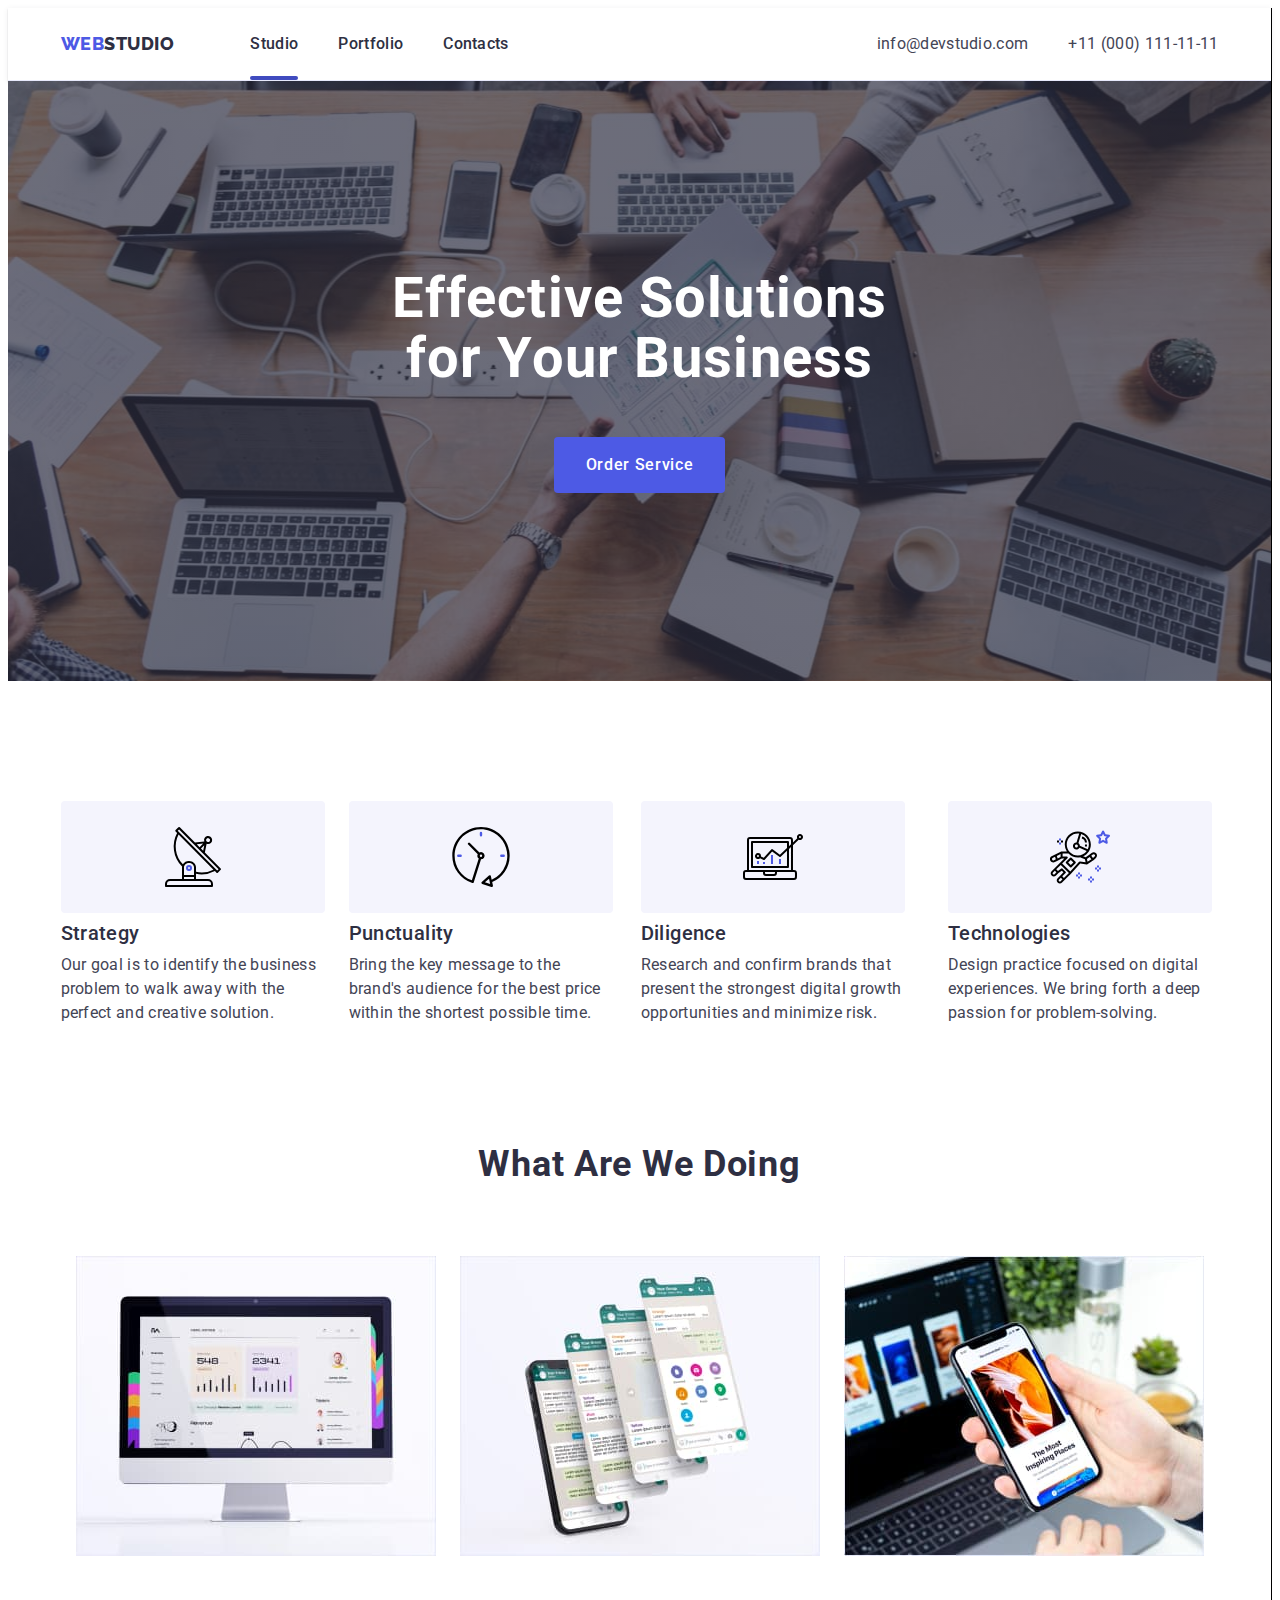
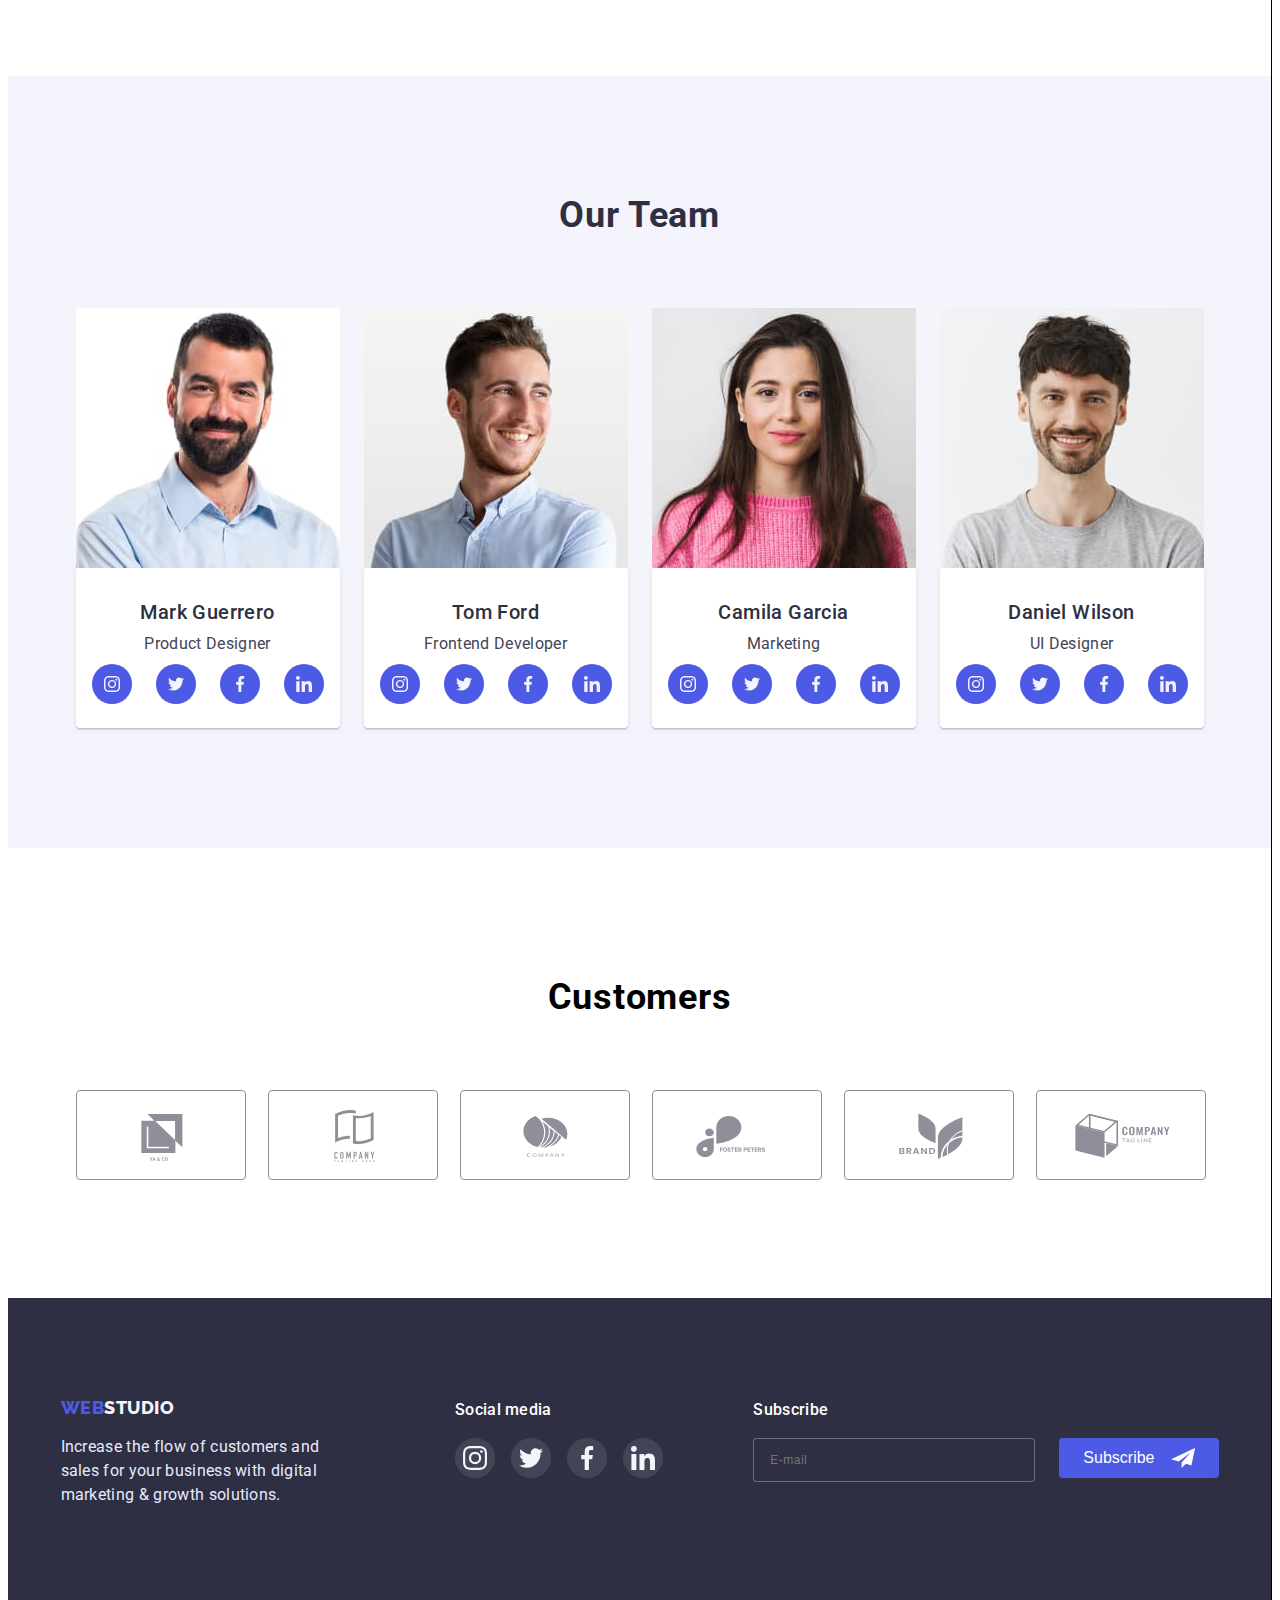
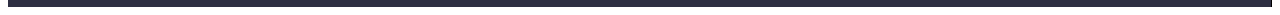
<file: index.html>
<!DOCTYPE html>
<html lang="en">

<head>
  <meta charset="UTF-8" />
  <meta http-equiv="X-UA-Compatible" content="IE=edge" />
  <meta name="viewport" content="width=device-width, initial-scale=1.0" />
  <title>WEBSTUDIO</title>
  <link rel="preconnect" href="https://fonts.googleapis.com">
  <link rel="preconnect" href="https://fonts.gstatic.com" crossorigin>
  <link
    href="https://fonts.googleapis.com/css2?family=Montserrat:wght@400;500;600;700&family=Raleway:wght@400;500;600;700;800&family=Roboto:wght@300;400;500;700&display=swap"
    rel="stylesheet">
  <link rel="stylesheet" href="https://cdnjs.cloudflare.com/ajax/libs/modern-normalize/1.1.0/modern-normalize.min.css"
    integrity="sha512-wpPYUAdjBVSE4KJnH1VR1HeZfpl1ub8YT/NKx4PuQ5NmX2tKuGu6U/JRp5y+Y8XG2tV+wKQpNHVUX03MfMFn9Q=="
    crossorigin="anonymous" referrerpolicy="no-referrer" />
  <link rel="stylesheet" href="./css/styles.css">
</head>

<body>
  <header class="hedder">
    <div class="hedder-container container">
      <nav class="navigation">
        <a class="logo" href="./index.html" target="_blank"><span class="logo-part">Web</span>Studio</a>
        <ul class="list list-container">
          <li class="logo-items curent"><a class="logo-link" href="./index.html">Studio</a></li>
          <li class="logo-items"><a class="logo-link" href="portfolio.html">Portfolio</a></li>
          <li class="logo-items"><a class="logo-link" href="#">Contacts</a></li>
        </ul>
      </nav>
      <address class="address">
        <ul class="list address-container">
          <li class="address-items"><a class="address-link" href="mailto:info@devstudio.com">info@devstudio.com</a></li>
          <li class="address-items"><a class="address-link" href="tel:+110001111111">+11 (000) 111-11-11</a></li>
        </ul>
      </address>
    </div>
  </header>
  <main>
    <section class="hero">
      <div class="hero-container container">
        <h1 class="hero-title">Effective Solutions for Your Business</h1>
        <button type="button" data-modal-open class="hero-bnt hero-bnt-cont ">Order Service</button>
      </div>
    </section>
    <section class="feature">
      <div class="container">
        <h2 class="feature-title hide">Advantages</h2>
        <ul class="list feature-cont">
          <li class="feature-items">
            <div class="feature-box">
              <svg class="feature-icons feature-icons-cont" width="60" height="64">
                <use href="./images/icons.svg#icon-antenna"></use>
              </svg>
            </div>
            <h3 class="text-20-500 feature-item-cont">Strategy</h3>
            <p class="feature-text">
              Our goal is to identify the business problem to walk away with the
              perfect and creative solution.
            </p>
          </li>
          <li class="feature-items">
            <div class="feature-box">
              <svg class="feature-icons feature-icons-cont" width="60" height="64">
                <use href="./images/icons.svg#icon-clock"></use>
              </svg>
            </div>
            <h3 class="text-20-500 feature-item-cont">Punctuality</h3>
            <p class="feature-text">
              Bring the key message to the brand's audience for the best price
              within the shortest possible time.
            </p>
          </li>
          <li class="feature-items">
            <div class="feature-box">
              <svg class="feature-icons feature-icons-cont" width="60" height="64">
                <use href="./images/icons.svg#icon-diagram"></use>
              </svg>
            </div>
            <h3 class="text-20-500 feature-item-cont">Diligence</h3>
            <p class="feature-text">
              Research and confirm brands that present the strongest digital
              growth opportunities and minimize risk.
            </p>
          </li>
          <li class="feature-items">
            <div class="feature-box">
              <svg class="feature-icons feature-icons-cont" width="60" height="64">
                <use href="./images/icons.svg#icon-astronaut"></use>
              </svg>
            </div>
            <h3 class="text-20-500 feature-item-cont">Technologies</h3>
            <p class="feature-text">
              Design practice focused on digital experiences. We bring forth a
              deep passion for problem-solving.
            </p>
          </li>
        </ul>
      </div>
    </section>
    <section class="app">
      <div class="app-cont container">
        <h2 class="app-title">What are we doing</h2>
        <ul class="list app-cont-list">
          <li class="app-items"><img src="./images/pic1.jpg" alt="Treking" width="360" /></li>
          <li class="app-items"><img src="./images/pic2.jpg" alt="MobileAPP" width="360" /></li>
          <li class="app-items"><img src="./images/pic3.jpg" alt="Conection" width="360" /></li>
        </ul>
      </div>
    </section>
    <section class="team">
      <div class="team-cont container">
        <h2 class="team-title">Our Team</h2>
        <ul class="list list-cont">
          <li class="team-items pers-box">
            <img src="./images/photo1.jpg" alt="Mark Guerrero" width="264" />
            <div class="team-info-box">
              <h3 class="text-20-500">Mark Guerrero</h3>
              <p class="team-qualified">Product Designer</p>
              <ul class="list social-list">
                <li class="team-social-item">
                  <a href="./index.html" class="team-social-link">
                    <svg class="team-social-icon" width="16" height="16">
                      <use href="./images/icons.svg#icon-instagram"></use>
                    </svg>
                  </a>
                </li>
                <li class="team-social-item">
                  <a href="./index.html" class="team-social-link">
                    <svg class="team-social-icon" width="16" height="16">
                      <use href="./images/icons.svg#icon-twitter"></use>
                    </svg>
                  </a>
                </li>
                <li class="team-social-item">
                  <a href="./index.html" class="team-social-link">
                    <svg class="team-social-icon" width="16" height="16">
                      <use href="./images/icons.svg#icon-facebook"></use>
                    </svg>
                  </a>
                </li>
                <li class="team-social-item">
                  <a href="./index.html" class="team-social-link">
                    <svg class="team-social-icon" width="16" height="16">
                      <use href="./images/icons.svg#icon-linkedin"></use>
                    </svg>
                  </a>
                </li>
              </ul>
            </div>
          </li>
          <li class="team-items pers-box">
            <img src="./images/photo2.jpg" alt="Tom Ford" width="264" />
            <div class="team-info-box">
              <h3 class="text-20-500">Tom Ford</h3>
              <p class="team-qualified">Frontend Developer</p>
              <ul class="list social-list">
                <li class="team-social-item">
                  <a href="./index.html" class="team-social-link">
                    <svg class="team-social-icon" width="16" height="16">
                      <use href="./images/icons.svg#icon-instagram"></use>
                    </svg>
                  </a>
                </li>
                <li class="team-social-item">
                  <a href="./index.html" class="team-social-link">
                    <svg class="team-social-icon" width="16" height="16">
                      <use href="./images/icons.svg#icon-twitter"></use>
                    </svg>
                  </a>
                </li>
                <li class="team-social-item">
                  <a href="./index.html" class="team-social-link">
                    <svg class="team-social-icon" width="16" height="16">
                      <use href="./images/icons.svg#icon-facebook"></use>
                    </svg>
                  </a>
                </li>
                <li class="team-social-item">
                  <a href="./index.html" class="team-social-link">
                    <svg class="team-social-icon" width="16" height="16">
                      <use href="./images/icons.svg#icon-linkedin"></use>
                    </svg>
                  </a>
                </li>
              </ul>
            </div>
          </li>
          <li class="team-items pers-box">
            <img src="./images/photo3.jpg" alt="Camila Garcia" width="264" />
            <div class="team-info-box">
              <h3 class="text-20-500">Camila Garcia</h3>
              <p class="team-qualified">Marketing</p>
              <ul class="list social-list">
                <li class="team-social-item">
                  <a href="./index.html" class="team-social-link">
                    <svg class="team-social-icon" width="16" height="16">
                      <use href="./images/icons.svg#icon-instagram"></use>
                    </svg>
                  </a>
                </li>
                <li class="team-social-item">
                  <a href="./index.html" class="team-social-link">
                    <svg class="team-social-icon" width="16" height="16">
                      <use href="./images/icons.svg#icon-twitter"></use>
                    </svg>
                  </a>
                </li>
                <li class="team-social-item">
                  <a href="./index.html" class="team-social-link">
                    <svg class="team-social-icon" width="16" height="16">
                      <use href="./images/icons.svg#icon-facebook"></use>
                    </svg>
                  </a>
                </li>
                <li class="team-social-item">
                  <a href="./index.html" class="team-social-link">
                    <svg class="team-social-icon" width="16" height="16">
                      <use href="./images/icons.svg#icon-linkedin"></use>
                    </svg>
                  </a>
                </li>
              </ul>
            </div>
          </li>
          <li class="team-items pers-box">
            <img src="./images/photo4.jpg" alt="Daniel Wilson" width="264" />
            <div class="team-info-box">
              <h3 class="text-20-500">Daniel Wilson</h3>
              <p class="team-qualified">UI Designer</p>
              <ul class="list social-list">
                <li class="team-social-item">
                  <a href="./index.html" class="team-social-link">
                    <svg class="team-social-icon" width="16" height="16">
                      <use href="./images/icons.svg#icon-instagram"></use>
                    </svg>
                  </a>
                </li>
                <li class="team-social-item">
                  <a href="./index.html" class="team-social-link">
                    <svg class="team-social-icon" width="16" height="16">
                      <use href="./images/icons.svg#icon-twitter"></use>
                    </svg>
                  </a>
                </li>
                <li class="team-social-item">
                  <a href="./index.html" class="team-social-link">
                    <svg class="team-social-icon" width="16" height="16">
                      <use href="./images/icons.svg#icon-facebook"></use>
                    </svg>
                  </a>
                </li>
                <li class="team-social-item">
                  <a href="" class="team-social-link">
                    <svg class="team-social-icon" width="16" height="16">
                      <use href="./images/icons.svg#icon-linkedin"></use>
                    </svg>
                  </a>
                </li>
              </ul>
            </div>
          </li>
        </ul>
      </div>
    </section>
    <section class="customers">
      <div class="customers-cont container">
        <h2 class="customers-title">Customers</h2>
        <ul class="list customers-list">
          <li class="customers-box">
            <a href="./index.html" class="customers-link">
              <svg class="customers-icons" width="104" height="56">
                <use href="./images/icons.svg#icon-Logo-1"></use>
              </svg>
            </a>
          </li>
          <li class="customers-box">
            <a href="./index.html" class="customers-link">
              <svg class="customers-icons" width="104" height="56">
                <use href="./images/icons.svg#icon-Logo-2"></use>
              </svg>
            </a>
          </li>
          <li class="customers-box">
            <a href="./index.html" class="customers-link">
              <svg class="customers-icons" width="104" height="56">
                <use href="./images/icons.svg#icon-Logo-3"></use>
              </svg>
            </a>
          </li>
          <li class="customers-box">
            <a href="./index.html" class="customers-link">
              <svg class="customers-icons" width="104" height="56">
                <use href="./images/icons.svg#icon-Logo-4"></use>
              </svg>
            </a>
          </li>
          <li class="customers-box">
            <a href="./index.html" class="customers-link">
              <svg class="customers-icons" width="104" height="56">
                <use href="./images/icons.svg#icon-Logo-5"></use>
              </svg>
            </a>
          </li>
          <li class="customers-box">
            <a href="./index.html" class="customers-link">
              <svg class="customers-icons" width="104" height="56">
                <use href="./images/icons.svg#icon-Logo-6"></use>
              </svg>
            </a>
          </li>
        </ul>
      </div>

    </section>
  </main>

  <footer class="footer">
    <div class="footer-cont container">
      <div class="footer-info-logo">
        <a class="footer-logo" href="./index.html" target="_blank"><span class="footer-logo-part">Web</span>Studio</a>
        <p class="footer-text">
          Increase the flow of customers and sales for your business with digital
          marketing & growth solutions.
        </p>
      </div>
      <div class="footer-social-media">
        <h2 class="media-text">Social media</h2>
        <ul class="list footer-social-list">
          <li class="footer-social-item">
            <a href="./index.html" class="footer-social-link">
              <svg class="footer-social-icon" width="24" height="24">
                <use href="./images/icons.svg#icon-instagram"></use>
              </svg>
            </a>
          </li>
          <li class="footer-social-item">
            <a href="./index.html" class="footer-social-link">
              <svg class="footer-social-icon" width="24" height="24">
                <use href="./images/icons.svg#icon-twitter"></use>
              </svg>
            </a>
          </li>
          <li class="footer-social-item">
            <a href="./index.html" class="footer-social-link">
              <svg class="footer-social-icon" width="24" height="24">
                <use href="./images/icons.svg#icon-facebook"></use>
              </svg>
            </a>
          </li>
          <li class="footer-social-item">
            <a href="./index.html" class="footer-social-link">
              <svg class="footer-social-icon" width="24" height="24">
                <use href="./images/icons.svg#icon-linkedin"></use>
              </svg>
            </a>
          </li>
        </ul>
      </div>
      <div class="footer-sub">
        <p class="media-text sub-text">Subscribe</p>
        <div class="footer-sub-menu">
          <form class="footer-sub-menu">
            <input type="email" name="email" placeholder="E-mail" class="footer-input" required>
            <button type="submit" class="footer-btn">Subscribe
              <svg class="footer-btn-icon" width="24" height="20">
                <use href="./images/icons.svg#icon-icon-send-1">
                </use>
              </svg>
            </button>
          </form>
        </div>
      </div>
    </div>
  </footer>

  <div class="backdrop is-hidden" data-modal>
    <div class="modal">
      <button type="button" data-modal-close class="modal-close">
        <a href="#" class="modal-close-cross">
          <svg class="modal-icon-cross" width="8" height="8">
            <use href="./images/icons.svg#icon-cross-1">
            </use>
          </svg>
        </a>
      </button>
      <p class="modal-title">Leave your contacts and we will call you back</p>
      <div class="modal-forms">
        <form class="modal-list">
          <label class="modal-lable">Name</label>
          <div class="input-wrap">
            <input type="text" name="name" placeholder=" " class="modal-input" required minlength="3">
            <svg class="modal-icon" width="18" height="18">
              <use href="./images/icons.svg#icon-person"></use>
            </svg>
          </div>

          <label class="modal-list">Phone</label>
          <div class="input-wrap">
            <input type="tel" name="phone" placeholder=" " class="modal-input">
            <svg class="modal-icon" width="18" height="24">
              <use href="./images/icons.svg#icon-phone"></use>
            </svg>
          </div>

          <label class="modal-list">Email</label>
          <div class="input-wrap">
            <input type="email" name="email" placeholder=" " class="modal-input" required>
            <svg class="modal-icon" width="18" height="24">
              <use href="./images/icons.svg#icon-email"></use>
            </svg>
          </div>

          <label class="modal-list">Comment</label>
          <textarea name="Text input" placeholder="Text input" class="modal-coment"></textarea>
          <div class="modal-field">
            <input type="checkbox" id="policy" name="policy" value="tru" required class="modal-checkbox hide">
            <label for="policy" class="check-text">I accept the terms and conditions of the
              <a href="#" class="checkbox-priv-text">Privacy Policy</a>.</label>
          </div>
          <div class="modal-btn-cont">
            <button type="submit" class="modal-btn"><span class="text-btn">Send</span></button>
          </div>
        </form>
      </div>





    </div>
    <script src="./js/modal.js"></script>
  </div>
</body>

</html>
</file>
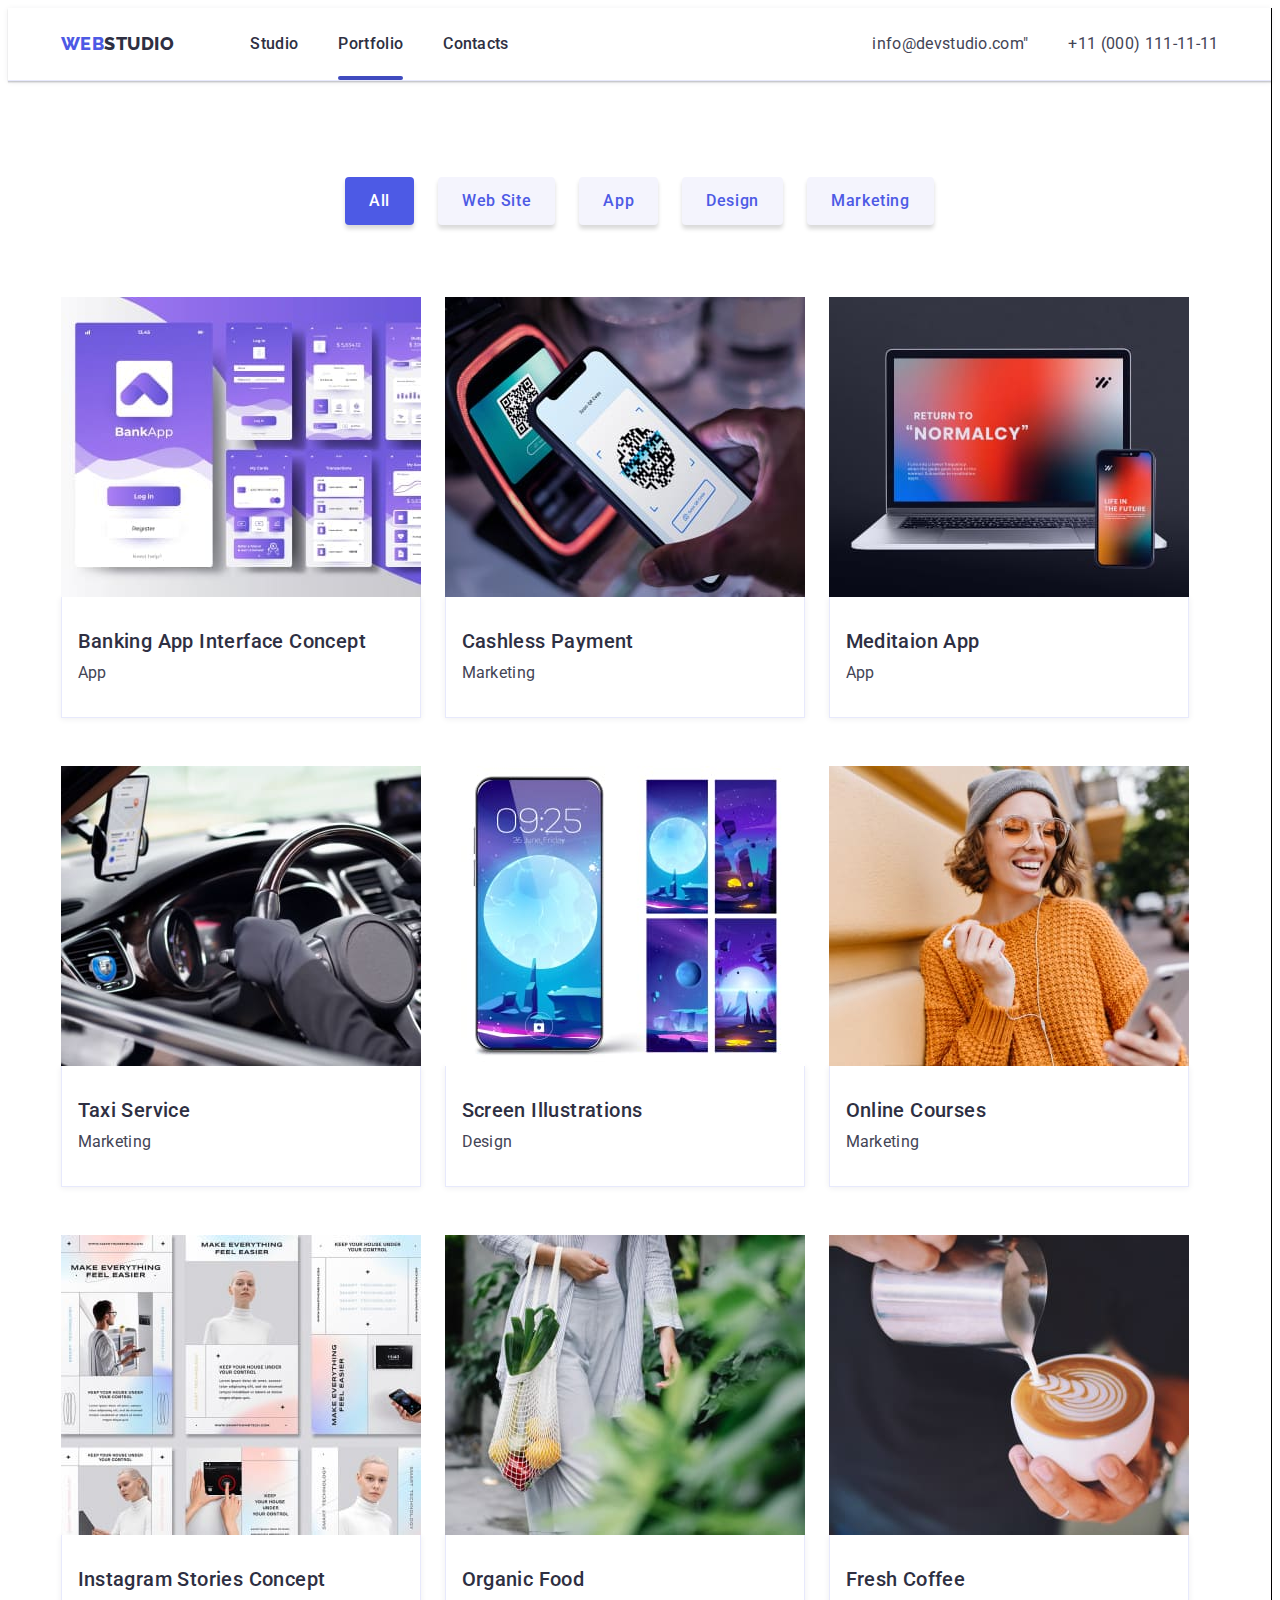
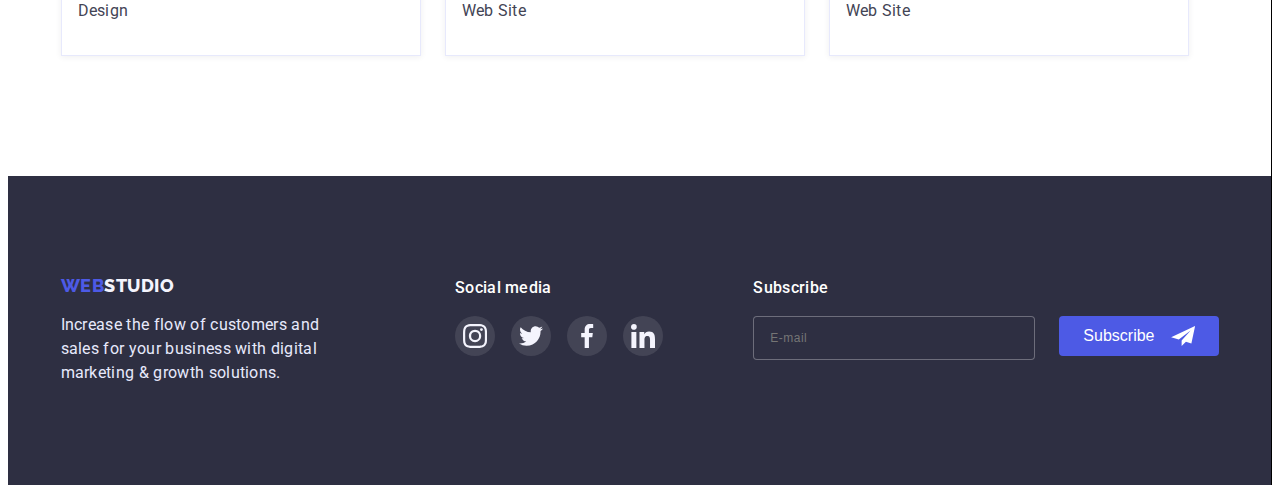
<file: portfolio.html>
<!DOCTYPE html>
<html lang="en">

<head>
    <meta charset="UTF-8" />
    <meta http-equiv="X-UA-Compatible" content="IE=edge" />
    <meta name="viewport" content="width=device-width, initial-scale=1.
0" />
    <title>WEBSTUDIO</title>
    <link rel="preconnect" href="https://fonts.googleapis.com">
    <link rel="preconnect" href="https://fonts.gstatic.com" crossorigin>
    <link
        href="https://fonts.googleapis.com/css2?family=Montserrat:wght@400;500;600;700&family=Raleway:wght@400;500;600;700;800&family=Roboto:wght@300;400;500;700&display=swap"
        rel="stylesheet">
    <link rel="stylesheet" href="https://cdnjs.cloudflare.com/ajax/libs/modern-normalize/1.1.0/modern-normalize.min.css"
        integrity="sha512-wpPYUAdjBVSE4KJnH1VR1HeZfpl1ub8YT/NKx4PuQ5NmX2tKuGu6U/JRp5y+Y8XG2tV+wKQpNHVUX03MfMFn9Q=="
        crossorigin="anonymous" referrerpolicy="no-referrer"/>
    <link rel="stylesheet" href="./css/styles.css">
</head>


<body>
    <header class="hedder">
        <div class="hedder-container container">
            <nav class="navigation">
                <a class="logo" href="./index.html" target="_blank"><span class="logo-part">Web</span>Studio</a>
                <ul class="list list-container">
                    <li class="logo-items"><a class="logo-link" href="./index.html">Studio</a></li>
                    <li class="logo-items curent"><a class="logo-link" href="portfolio.html">Portfolio</a></li>
                    <li class="logo-items"><a class="logo-link" href="#">Contacts</a></li>
                </ul>
            </nav>
            <address class="address">
                <ul class="list address-container">
                    <li class="address-items"><a class="address-link"
                            href="mailto:info@devstudio.com">info@devstudio.com"</a></li>
                    <li class="address-items"><a class="address-link" href="tel:+110001111111">+11 (000) 111-11-11</a>
                    </li>
                </ul>
            </address>
        </div>
    </header>
    <section class="portfolio">
        <div class="container">
            <h1 class="hide">Portfolio</h1>
            <ul class="list nav-buttons-cont">
                <li><button type="button" class="all buttons-cont">All</button></li>
                <li><button type="button" class="other-all buttons-cont">Web Site</button></li>
                <li><button type="button" class="other-all buttons-cont">App</button></li>
                <li><button type="button" class="other-all buttons-cont">Design</button></li>
                <li><button type="button" class="other-all buttons-cont">Marketing</button></li>
            </ul>
            <ul class="list hero-portfolio-cont">
                <li class="portfolio-list-items">
                    <div class="portfolio-top-wrap">
                        <img class="portfolio-img" src="./images/imgportf1.jpg" alt="BankAApp" width="360">
                        <p class="portfolio-top-text">Loremipsum dolor
                            sit, amet consectetadipisicing elit. Porro
                            susdolores aliquam explicabo quam aut
                            odio quaerat rerum voluptaassumenda fuga ipsum
                            voluptacommodi veniam incidunt ut?
                            Voluvoluptatibus atque.</p>
                    </div>
                    <div class="list-items-text-cont">
                        <h2 class="text-20-500">Banking App Interface Concept</h2>
                        <p class="text-port">App</p>

                    </div>
                </li>
                <li class="portfolio-list-items">
                    <div class="portfolio-top-wrap">
                        <img class="portfolio-img" src="./images/imgportf2.jpg" alt="QRCODE" width="360">
                        <p class="portfolio-top-text">Lorem, ipsum dolor sit amet consectetur adipisicing elit. Et nisi
                            eligendi, libero quos cum quas neque illo magnam? Harum temporibus sequi corporis facilis
                            tenetur quas magni officia commodi repellendus ullam.</p>
                    </div>
                    <div class="list-items-text-cont">
                        <h2 class="text-20-500">Cashless Payment</h2>
                        <p class="text-port">Marketing</p>
                    </div>
                </li>
                <li class="portfolio-list-items">
                    <div class="portfolio-top-wrap">
                        <img class="portfolio-img" src="./images/imgportf3.jpg" alt="MeditaionApp" width="360">
                        <p class="portfolio-top-text">Lorem, ipsum dolor sit amet consectetur adipisicing elit. Et nisi
                            eligendi, libero quos cum quas neque illo magnam? Harum temporibus sequi corporis facilis
                            tenetur quas magni officia commodi repellendus ullam.</p>
                    </div>
                    <div class="list-items-text-cont">
                        <h2 class="text-20-500">Meditaion App</h2>
                        <p class="text-port">App</p>
                    </div>
                </li>
                <li class="portfolio-list-items">
                    <div class="portfolio-top-wrap">
                        <img class="portfolio-img" src="./images/imgportf4.jpg" alt="TaxiService" width="360">
                        <p class="portfolio-top-text">Lorem, ipsum dolor sit amet consectetur adipisicing elit. Et nisi
                            eligendi, libero quos cum quas neque illo magnam? Harum temporibus sequi corporis facilis
                            tenetur quas magni officia commodi repellendus ullam.</p>
                    </div>
                    <div class="list-items-text-cont">
                        <h2 class="text-20-500">Taxi Service</h2>
                        <p class="text-port">Marketing</p>
                    </div>
                </li>
                <li class="portfolio-list-items">
                    <div class="portfolio-top-wrap">
                        <img class="portfolio-img" src="./images/imgportf5.jpg" alt="ScreenIllustrations" width="360">
                        <p class="portfolio-top-text">Lorem, ipsum dolor sit amet consectetur adipisicing elit. Et nisi
                            eligendi, libero quos cum quas neque illo magnam? Harum temporibus sequi corporis facilis
                            tenetur quas magni officia commodi repellendus ullam.</p>
                    </div>
                    <div class="list-items-text-cont">
                        <h2 class="text-20-500">Screen Illustrations</h2>
                        <p class="text-port">Design</p>
                    </div>
                </li>
                <li class="portfolio-list-items">
                    <div class="portfolio-top-wrap">
                        <img class="portfolio-img" src="./images/imgportf6.jpg" alt="OnlineCourses" width="360">
                        <p class="portfolio-top-text">Lorem, ipsum dolor sit amet consectetur adipisicing elit. Et nisi
                            eligendi, libero quos cum quas neque illo magnam? Harum temporibus sequi corporis facilis
                            tenetur quas magni officia commodi repellendus ullam.</p>
                    </div>
                    <div class="list-items-text-cont">
                        <h2 class="text-20-500">Online Courses</h2>
                        <p class="text-port">Marketing</p>
                    </div>
                </li>
                <li class="portfolio-list-items">
                    <div class="portfolio-top-wrap">
                        <img class="portfolio-img" src="./images/imgportf7.jpg" alt="StoriesConcept" width="360">
                        <p class="portfolio-top-text">Lorem, ipsum dolor sit amet consectetur adipisicing elit. Et nisi
                            eligendi, libero quos cum quas neque illo magnam? Harum temporibus sequi corporis facilis
                            tenetur quas magni officia commodi repellendus ullam.</p>
                    </div>
                    <div class="list-items-text-cont">
                        <h2 class="text-20-500">Instagram Stories Concept</h2>
                        <p class="text-port">Design</p>
                    </div>
                </li>
                <li class="portfolio-list-items">
                    <div class="portfolio-top-wrap">
                        <img class="portfolio-img" src="./images/imgportf8.jpg" alt="OrganicFood" width="360">
                        <p class="portfolio-top-text">Lorem, ipsum dolor sit amet consectetur adipisicing elit. Et nisi
                            eligendi, libero quos cum quas neque illo magnam? Harum temporibus sequi corporis facilis
                            tenetur quas magni officia commodi repellendus ullam.</p>
                    </div>
                    <div class="list-items-text-cont">
                        <h2 class="text-20-500">Organic Food</h2>
                        <p class="text-port">Web Site</p>
                    </div>
                </li>
                <li class="portfolio-list-items">
                    <div class="portfolio-top-wrap">
                        <img class="portfolio-img" src="./images/imgportf9.jpg" alt="FreshCoffee" width="360">
                        <p class="portfolio-top-text">Lorem, ipsum dolor sit amet consectetur adipisicing elit. Et nisi
                            eligendi, libero quos cum quas neque ill magnam Harum temporibus sequi corporis facilis
                            tenetur quas magni officia commodi rep ellendus ullam.</p>
                    </div>
                    <div class="list-items-text-cont">
                        <h2 class="text-20-500">Fresh Coffee</h2>
                        <p class="text-port">Web Site</p>
                    </div>
                </li>
            </ul>
        </div>
    </section>

    <footer class="footer">
        <div class="footer-cont container">
            <div class="footer-info-logo">
                <a class="footer-logo" href="./index.html" target="_blank"><span
                        class="footer-logo-part">Web</span>Studio</a>
                <p class="footer-text">
                    Increase the flow of customers and sales for your business with
                    digital
                    marketing & growth solutions.
                </p>
            </div>
            <div class="footer-social-media">
                <h2 class="media-text">Social media</h2>
                <ul class="list footer-social-list">
                    <li class="footer-social-item">
                        <a href="./index.html" class="footer-social-link">
                            <svg class="footer-social-icon" width="24" height="24">
                                <use href="./images/icons.svg#icon-instagram"></use>
                            </svg>
                        </a>
                    </li>
                    <li class="footer-social-item">
                        <a href="./index.html" class="footer-social-link">
                            <svg class="footer-social-icon" width="24" height="24">
                                <use href="./images/icons.svg#icon-twitter"></use>
                            </svg>
                        </a>
                    </li>
                    <li class="footer-social-item">
                        <a href="./index.html" class="footer-social-link">
                            <svg class="footer-social-icon" width="24" height="24">
                                <use href="./images/icons.svg#icon-facebook"></use>
                            </svg>
                        </a>
                    </li>
                    <li class="footer-social-item">
                        <a href="./index.html" class="footer-social-link">
                            <svg class="footer-social-icon" width="24" height="24">
                                <use href="./images/icons.svg#icon-linkedin"></use>
                            </svg>
                        </a>
                    </li>
                </ul>
            </div>
            <div class="footer-sub">
                <p class="media-text sub-text">Subscribe</p>
                <div class="footer-sub-menu">
                    <form class="footer-sub-menu">
                        <input type="email" name="email" placeholder="E-mail" class="footer-input" required>
                        <button type="submit" class="footer-btn">Subscribe
                            <svg class="footer-btn-icon" width="24" height="20">
                                <use href="./images/icons.svg#icon-icon-send-1">
                                </use>
                            </svg>
                        </button>
                    </form>
                </div>
            </div>
        </div>
    </footer>


</body>

</html>
</file>
<file: css/styles.css>
body {
  font-family: "roboto", sans-serif;
  border-style: solid;
  border-width: 0px 1px 0px 0px;
}

h1,
h2,
h3,
h4,
h5,
h6,
p {
  margin: 0;
}

ul {
  margin: 0;
  padding-left: 0;
}

button {
  cursor: pointer;
}

.container {
  margin: 0 auto;
  padding: 0 15px;
  width: 1158px;
}

.hedder-container {
  display: flex;
}

img {
  display: block;
}

/* Clones */

/* - Точки в списках */
.list {
  list-style-type: none;
}

/* Одинаковый текст font-size-20 font-weight-500 черный */
.text-20-500 {
  font-weight: 500;
  font-size: 20px;
  line-height: 1.2;
  letter-spacing: 0.02em;
  color: var(--main-text-color);
}

.hide {
  position: absolute;
  width: 1px;
  height: 1px;
  margin: -1px;
  border: 0;
  padding: 0;
  white-space: nowrap;
  clip-path: inset(100%);
  clip: rect(0 0 0 0);
  overflow: hidden;
}

:root {
  --font-family-logo: "Raleway", sans-serif;
  --main-logo-weight: 800;
  --main-text-color: #2e2f42;
}

/* Hedder */
.hedder {
  border-style: solid;
  border-width: 0px 0px 1px 0px;
  box-shadow: 0px 2px 1px rgba(46, 47, 66, 0.08),
    0px 1px 1px rgba(46, 47, 66, 0.16), 0px 1px 6px rgba(46, 47, 66, 0.08);
  border-color: #e7e9fc;
  padding-top: 24px;
  padding-bottom: 24px;
}

.navigation {
  display: flex;
}

.all-logo {
}

.list-container {
  display: flex;
  gap: 40px;
}

.list-container {
}

.logo {
  font-family: var(--font-family-logo);
  font-weight: var(--main-logo-weight);
  font-size: 18px;
  line-height: 1.33;
  letter-spacing: 0.03em;
  text-transform: uppercase;
  color: var(--main-text-color);
  text-decoration: none;
  margin-right: 76px;
}

.logo-part {
  font-family: var(--font-family-logo);
  font-weight: var(--main-logo-weight);
  font-size: 18px;
  line-height: 1.33;
  letter-spacing: 0.03em;
  text-transform: uppercase;
  color: #4d5ae5;
  text-decoration: none;
}

.logo-items {
  display: flex;
  gap: 40px;
}

.curent {
  position: relative;
}
.curent::after {
  content: "";
  position: absolute;
  width: 100%;
  height: 4px;
  border-radius: 2px;
  background-color: #404bbf;
  left: 0;
  bottom: -24px;
}

.logo-link {
  font-weight: 500;
  font-size: 16px;
  line-height: 1.5;
  letter-spacing: 0.02em;
  color: #2e2f42;
  text-decoration: none;
  display: flex;
  flex-direction: column;
  align-items: center;
  transition-property: color, transform;
  transition-duration: 250ms;
  transition-timing-function: cubic-bezier(0.4, 0, 0.2, 1);
}

.logo-link:focus,
.logo-link:hover {
  color: #4d5ae5;
}

.logo-link:active {
  color: #4d5ae5;
  transform: scale(0.8);
}

.address {
  margin-left: auto;
}

.address-container {
  display: flex;
  margin-left: auto;
  gap: 40px;
}

.address-items {
}

.address-link {
  font-style: normal;
  font-size: 16px;
  line-height: 1.5;
  letter-spacing: 0.02em;
  color: #434455;
  text-decoration: none;
  transition-property: color, transform;
  transition-duration: 250ms;
  transition-timing-function: cubic-bezier(0.4, 0, 0.2, 1);
}

.address-link:hover {
  color: #4d5ae5;
}
.address-link:focus {
  color: #404bbf;
}

.address-link:active {
  color: #404bbf;
  transform: scale(0.8);
}

/* Hero */
.hero {
  background-color: #2e2f42;
  padding: 188px 0;
  background-image: linear-gradient(
      rgba(46, 47, 66, 0.7),
      rgba(46, 47, 66, 0.7)
    ),
    url(../images/heropeopleoffice.jpg);
  background-position: center;
  max-width: 1440px;
  margin: auto;
}

.hero-container {
  display: flex;
  flex-direction: column;
  align-items: center;
  justify-content: center;
}

.hero-title {
  font-size: 56px;
  line-height: 1.07;
  text-align: center;
  letter-spacing: 0.02em;
  color: #ffffff;
  width: 496px;
  margin-bottom: 48px;
}
.hero-bnt {
  font-family: "Roboto", sans-serif;
  background-color: #4d5ae5;
  font-weight: 500;
  font-size: 16px;
  line-height: 1.5;
  letter-spacing: 0.04em;
  color: #ffffff;
  border: none;
  /* transform: scale(1) */
  transition-property: background-color, box-shadow, transform;
  transition-duration: 250ms;
  transition-timing-function: cubic-bezier(0.4, 0, 0.2, 1);
}

.hero-bnt-cont {
  display: flex;
  padding: 16px 32px;
  border-radius: 4px;
}

.hero-bnt:hover,
.hero-bnt:focus {
  background-color: #404bbf;
  box-shadow: 0px 4px 4px rgba(0, 0, 0, 0.15);
  transform: scale(1.2);
}

.hero-bnt:active {
  background-color: #404bbf;
  box-shadow: 0px 4px 4px rgba(0, 0, 0, 0.15);
}

/* Feature */

.feature {
  padding: 120px 0;
}

.feature-cont {
  display: flex;
  gap: 24px;
}

.feature-title {
}

.feature-items {
}

.feature-item-cont {
  margin-bottom: 8px;
}
.feature-text {
  font-size: 16px;
  line-height: 1.5;
  letter-spacing: 0.02em;
  color: #434455;
}

.feature-icons-cont {
}

.feature-box {
  width: 264px;
  height: 112px;
  background: #f4f4fd;
  margin-bottom: 8px;
  background: #f4f4fd;
  border-radius: 4px;
  display: flex;
  align-items: center;
  justify-content: center;
}
/* App */
.app {
  padding: 0px 0px 120px 0px;
}

.app-title {
  font-size: 36px;
  line-height: 1.1;
  letter-spacing: 0.02em;
  text-transform: capitalize;
  color: var(--main-text-color);
}

.app-title-cont {
}

.app-cont {
  display: flex;
  flex-direction: column;
  align-items: center;
}

.app-cont-list {
  display: flex;
  gap: 24px;
  margin-top: 72px;
}
.app-items {
}

/* Team */

.team {
  background-color: #f4f4fd;
  padding: 120px 0px 120px 0px;
}
.team-cont {
  display: flex;
  flex-direction: column;
  align-items: center;
  justify-content: center;
}
.list-cont {
  display: flex;
  box-sizing: content-box;
  gap: 24px;
  margin-top: 72px;
}
.team-title {
  font-weight: 700;
  font-size: 36px;
  line-height: 1.1;
  letter-spacing: 0.02em;
  text-transform: capitalize;
  color: var(--main-text-color);
}
.list {
}
.team-items {
}
.pers-box {
}

.team-info-box {
  background-color: #ffffff;
  display: flex;
  flex-direction: column;
  justify-content: center;
  align-items: center;
  padding-top: 32px;
  padding-bottom: 32px;
  border-radius: 0px 0px 4px 4px;
  box-shadow: 0px 1px 6px rgba(46, 47, 66, 0.08),
    0px 1px 1px rgba(46, 47, 66, 0.16), 0px 2px 1px rgba(46, 47, 66, 0.08);
}
.team-qualified {
  font-size: 16px;
  line-height: 1.5;
  letter-spacing: 0.02em;
  color: #434455;
  margin-top: 8px;
}

.social-list {
  display: flex;
  justify-content: center;
  align-items: center;
  gap: 24px;
  margin: 0 auto;
}

.team-social-item {
  width: 40px;
  height: 40px;
}

.team-social-link:hover,
.team-social-link:focus {
  background-color: #404bbf;
  box-shadow: 0px 4px 4px rgba(0, 0, 0, 0.15);
}

.team-social-link:active {
  box-shadow: 0px 4px 4px rgba(0, 0, 0, 0.15);
  transform: scale(0.8);
}
.team-social-link {
  width: 100%;
  height: 100%;
  background-color: #4d5ae5;
  border-radius: 50%;
  margin-top: 8px;
  display: flex;
  justify-content: center;
  align-items: center;
  display: flex;
  transition-property: transform, box-shadow, background-color;
  transition-duration: 250ms;
  transition-timing-function: cubic-bezier(0.4, 0, 0.2, 1);
}

.team-social-icon {
  fill: #f4f4fd;
}

/* Customers */
.customers {
  padding-top: 130px;
  padding-bottom: 120px;
}

.customers-cont {
  display: flex;
  flex-direction: column;
  align-items: center;
  justify-content: center;
}

.customers-title {
  font-family: "Roboto", sans-serif;
  font-style: normal;
  font-weight: 700;
  font-size: 36px;
  line-height: 1.11;
  text-align: center;
  letter-spacing: 0.02em;
}

.customers-list {
  display: flex;
  gap: 24px;
  margin-top: 72px;
}

.customers-box {
  width: 168px;
  height: 88px;
  transition-property: box-shadow;
  transition-duration: 250ms;
  transition-timing-function: cubic-bezier(0 4, 0, 0.2, 1);
}

.customers-link {
  width: 100%;
  height: 100%;
  border: 1px solid #8e8f99;
  border-radius: 4px;
  display: flex;
  justify-content: center;
  align-items: center;
  fill: #8e8f99;
  transition-property: fill, border;
  transition-duration: 600ms;
  transition-timing-function: cubic-bezier(0 4, 0, 0.2, 1);
}

@keyframes rotator {
  0% {
    transform: rotateY(0deg);
    fill: #8e8f99;
  }

  100% {
    transform: rotateY(360deg);
    fill: #404bbf;
  }
}

.customers-box:hover,
.customers-box:focus .customers-link {
  border-radius: 4px;
  animation-name: rotator;
  animation-duration: 4000ms;
  animation-timing-function: cubic-bezier(0.4, 0, 0.2, 1);
  animation-iteration-count: infinite;
  box-shadow: 0px 4px 4px rgba(0, 0, 0, 0.15);
}

.customers-link:hover,
.customers-link:focus .customers-icons {
  fill: #404bbf;
  border: 1px solid #404bbf;
}

.customers-icons {
}

/* Footer */
.footer {
  padding-top: 100px;
  padding-bottom: 100px;
  background-color: #2e2f42;
  display: flex;
}

.footer-cont {
  display: flex;
  justify-content: space-between;
}

.footer-logo {
  font-family: var(--font-family-logo);
  font-weight: var(--main-logo-weight);
  font-size: 18px;
  line-height: 1.16;
  display: flex;
  align-items: center;
  letter-spacing: 0.03em;
  text-transform: uppercase;
  color: #f4f4fd;
  text-decoration: none;
}

.footer-logo-part {
  font-family: var(--font-family-logo);
  font-weight: var(--main-logo-weight);
  font-size: 18px;
  line-height: 1.16;
  display: flex;
  align-items: center;
  letter-spacing: 0.03em;
  text-transform: uppercase;
  color: #4d5ae5;
  text-decoration: none;
}

.footer-text {
  font-size: 16px;
  line-height: 1.5;
  letter-spacing: 0.02em;
  color: #e7e9fc;
  width: 264px;
  margin-top: 16px;
  display: flex;
  align-items: center;
  justify-content: center;
}

.media-text {
  font-family: "Roboto";
  font-style: normal;
  font-weight: 500;
  font-size: 16px;
  line-height: 1.5;
  letter-spacing: 0.02em;
  color: #ffffff;
  display: flex;
}

.footer-social-item {
  width: 40px;
  height: 40px;
}

.footer-social-link:hover,
.footer-social-link:focus {
  background-color: #31d0aa;
  box-shadow: rgba(24, 136, 48, 0.16) 0px 3px 6px,
    rgba(21, 153, 76, 0.23) 0px 3px 6px;
}

.footer-social-link:active {
  transform: scale(0.8);
  box-shadow: rgb(28, 221, 64) 0px 20px 30px -10px;
}
.footer-social-link {
  width: 100%;
  height: 100%;
  background-color: rgba(255, 255, 255, 0.1);
  border-radius: 50%;
  display: flex;
  justify-content: center;
  align-items: center;
  margin-top: 16px;
  transition-property: transform, box-shadow, background-color;
  transition-duration: 250ms;
  transition-timing-function: cubic-bezier(0.4, 0, 0.2, 1);
  transform: scale(1);
}
.footer-social-icon {
  fill: #f4f4fd;
}

.footer-info-logo {
}

.footer-social-media {
  margin-left: 120px;
  justify-content: baseline;
}

.footer-social-list {
  display: flex;
  align-items: center;
  gap: 16px;
}

.footer-sub {
  margin-left: 80px;
}

.sub-text {
}

.footer-sub-menu {
  display: flex;
}

.footer-input {
  margin-top: 16px;
  font-weight: 400;
  font-size: 12px;
  line-height: 2;
  letter-spacing: 0.04em;
  height: 40px;
  width: 262px;
  margin-right: 24px;
  background: #2e2f42;
  color: rgba(255, 255, 255, 0.6);
  border: 1px solid rgba(255, 255, 255, 0.3);
  border-radius: 4px;
  padding-left: 16px;
  transition-property: border, background;
  transition-duration: 250ms;
  transition-timing-function: cubic-bezier(0.4, 0, 0.2, 1);
}

.footer-input:hover,
.footer-input:focus,
.footer-input:active {
  border: 1px solid #4d5ae5;
  border-radius: 4px;
  color: #ffffff;
}

.footer-input::placeholder {
  font-weight: 400;
  font-size: 12px;
  line-height: 2;
  display: flex;
  align-items: center;
  letter-spacing: 0.04em;
  transition-property: color;
  transition-duration: 250ms;
  transition-timing-function: linear;
}

.footer-input:hover::placeholder,
.footer-input:active::placeholder {
}

.footer-btn {
  margin-top: 16px;
  height: 40px;
  display: flex;
  align-items: center;
  justify-content: center;
  padding: 8px 24px;
  gap: 16px;
  background: #4d5ae5;
  border-radius: 4px;
  border: none;
  fill: #ffffff;
  font-weight: 500;
  font-size: 16px;
  line-height: 1.5;
  color: #ffffff;
  transition-property: background, box-shadow, transform;
  transition-duration: 250ms;
  transition-timing-function: cubic-bezier(0.4, 0, 0.2, 1);
}

.footer-btn:hover,
.footer-btn:focus {
  background: #404bbf;
  box-shadow: 0px 4px 4px rgba(0, 0, 0, 0.15);
}

.footer-btn:active {
  transform: scale(0.8);
}
/* Poryfolio */ /* Poryfolio */ /* Poryfolio */

.Portf-list {
  list-style-type: none;
}

.text-port {
  font-style: normal;
  font-size: 16px;
  line-height: 1.5;
  letter-spacing: 0.02em;
  color: #434455;
  margin-top: 8px;
}

.all {
  font-family: "roboto", sans-serif;
  background-color: #4d5ae5;
  font-weight: 500;
  font-size: 16px;
  line-height: 1.5;
  display: flex;
  align-items: center;
  text-align: center;
  letter-spacing: 0.04em;
  color: #ffffff;
  text-decoration: none;
  transition-duration: 250ms;
  box-shadow: none;
  box-shadow: 0px 4px 4px rgba(0, 0, 0, 0.15);
  transition-property: background-color, box-shadow, transform;
  transition-duration: 250ms;
  transition-timing-function: cubic-bezier(0.4, 0, 0.2, 1);
}

.all:hover {
  background-color: #404bbf;
  box-shadow: 0px 3px 1px rgba(0, 0, 0, 0.1), 0px 2px 1px rgba(0, 0, 0, 0.08),
    0px 2px 2px rgba(0, 0, 0, 0.12);
}

.all:active {
  transform: scale(0.8);
}

.other-all {
  font-family: "roboto", sans-serif;
  font-weight: 500;
  font-size: 16px;
  line-height: 1.5;
  display: flex;
  align-items: center;
  text-align: center;
  letter-spacing: 0.04em;
  color: #4d5ae5;
  background-color: #f4f4fd;
  text-decoration: none;
  box-shadow: 0px 4px 4px rgba(0, 0, 0, 0.15);
  transition-property: background-color, box-shadow, transform, color;
  transition-duration: 300ms;
  transition-timing-function: cubic-bezier(0.4, 0, 0.2, 1);
}

.other-all:hover {
  background-color: #4d5ae5;
  color: #ffffff;
  box-shadow: 0px 3px 1px rgba(0, 0, 0, 0.1), 0px 2px 1px rgba(0, 0, 0, 0.08),
    0px 2px 2px rgba(0, 0, 0, 0.12);
}
.other-all:active {
  background-color: #404bbf;
  color: #ffffff;
  transform: scale(0.8);
}

.portfolio {
  padding-top: 96px;
  padding-bottom: 120px;
}

.nav-buttons-cont {
  display: flex;
  gap: 24px;
  flex-direction: row;
  align-items: center;
  justify-content: center;
  box-sizing: content-box;
}

.buttons-cont {
  padding: 12px 24px;
  border-radius: 4px;
  border: none;
}

.hero-portfolio-cont {
  display: flex;
  flex-wrap: wrap;
  gap: 48px 24px;
  margin-top: 72px;
}

.portfolio-list-items {
  outline-color: #e7e9fc;
  cursor: pointer;
  transition-property: box-shadow;
  transition-duration: 250ms;
  transition-timing-function: cubic-bezier(0.4, 0, 0.2, 1);
}

.portfolio-list-items:hover .portfolio-top-text {
  transform: translateY(0);
}

.portfolio-list-items:hover {
  box-shadow: 0px 1px 6px rgba(46, 47, 66, 0.08),
    0px 1px 1px rgba(46, 47, 66, 0.16), 0px 2px 1px rgba(46, 47, 66, 0.08);
}

.list-items-text-cont {
  padding-top: 32px;
  padding-left: 16px;
  padding-bottom: 32px;
  border: solid;
  border-width: 0px 1px 1px 1px;
  border-color: #e7e9fc;
  box-shadow: 0px 1px 6px rgba(46, 47, 66, 0.08);
}

.portfolio-img {
}

.portfolio-top-wrap {
  position: relative;
  overflow: hidden;
}

.portfolio-top-text {
  font-family: "Roboto";
  font-style: normal;
  font-weight: 400;
  font-size: 16px;
  line-height: 1.5;
  letter-spacing: 0.02em;
  color: #f4f4fd;
  position: absolute;
  top: 0px;
  background-color: #4d5ae5d8;
  padding: 40px;
  height: 100%;
  overflow: auto;
  transition-property: transform;
  transform: translateY(100%);
  transition-duration: 250ms;
  transition-timing-function: cubic-bezier(0.4, 0, 0.2, 1);
}

/* Modal */ /* Modal */ /* Modal */ /* Modal */

.is-hidden {
  opacity: 0;
  visibility: hidden;
  pointer-events: none;
}

.backdrop {
  position: fixed;
  top: 0;
  left: 0;
  width: 100%;
  height: 100%;
  background-color: rgba(46, 47, 66, 0.4);
  transition-property: opacity, visibility, transform;
  transition-duration: 250ms;
  transition-timing-function: cubic-bezier(0.4, 0, 0.2, 1);
}

.backdrop .is-hidden {
  opacity: 0;
  visibility: hidden;
  pointer-events: none;
  visibility: hidden;
}

.backdrop.is-hidden .modal {
  transform: translate(-50%, -50%) scale(0);
}

.modal {
  position: absolute;
  top: 50%;
  left: 50%;
  transform: translate(-50%, -50%) scale(1);
  width: 408px;
  min-height: 576px;
  background-color: #fcfcfc;
  box-shadow: 0px 1px 1px rgba(0, 0, 0, 0.14), 0px 1px 3px rgba(0, 0, 0, 0.12),
    0px 2px 1px rgba(0, 0, 0, 0.2);
  border-radius: 4px;
  padding: 24px;
  transition-property: transform;
  transition-duration: 250ms;
  transition-timing-function: cubic-bezier(0.4, 0, 0.2, 1);
}

.modal-close {
  width: 24px;
  height: 24px;
  border: 1px solid rgba(0, 0, 0, 0.1);
  border-radius: 50%;
  background-color: #e7e9fc;
  display: block;
  margin-left: auto;
  transition-property: background-color;
  transition-duration: 250ms;
  transition-timing-function: cubic-bezier(0.4, 0, 0.2, 1);
}

.modal-close:active,
.modal-close:hover {
  background-color: #404bbf;
  border-radius: 50%;
  fill: #ffffff;
}

.modal-icon-cross {
  width: 100%;
  height: 100%;
  transition-property: fill;
  transition-duration: 250ms;
  transition-timing-function: cubic-bezier(0.4, 0, 0.2, 1);
}

.modal-forms {
  margin-top: 14px;
  display: flex;
  flex-direction: column;
  gap: 8px;
}

.input-wrap {
  display: flex;
  align-items: center;
  position: relative;
  border: 1px solid rgba(33, 33, 33, 0.2);
  border-radius: 4px;
  transition-property: fill, border;
  transition-duration: 250ms;
  transition-timing-function: cubic-bezier (0.4, 0, 0.2, 1);
}

.input-wrap:hover {
  border: 1px solid #4d5ae5;
  border-radius: 4px;
  fill: #4d5ae5;
}

.modal-lable {
}

.modal-title {
  font-weight: 500;
  font-size: 16px;
  line-height: 1.5;
  text-align: center;
  letter-spacing: 0.02em;
  color: #2e2f42;
  margin-top: 32px;
}
.modal-forms {
}

.modal-list {
  display: flex;
  flex-direction: column;
  font-size: 12px;
  line-height: 1.33;
  letter-spacing: 0.04em;
  color: #8e8f99;
  gap: 4px;
}

.modal-input {
  width: 100%;
  height: 40px;
  font-weight: 400;
  font-size: 16px;
  line-height: 1.5;
  letter-spacing: 0.02em;
  color: #434455;
  border: none;
  border-radius: 4px;
  padding-top: 14px;
  padding-bottom: 14px;
  padding-left: 38px;
  transition-property: border;
  transition-duration: 250ms;
  transition-timing-function: cubic-bezier(0.4, 0, 0.2, 1);
}

.modal-input:not(:placeholder-shown):valid {
  background-color: #31d0aa;
}

.modal-input:not(:placeholder-shown):invalid {
}

.modal-icon {
  left: 19px;
  position: absolute;
}

.modal-coment {
  font-size: 12px;
  line-height: 1.33;
  letter-spacing: 0.04em;
  width: 100%;
  height: 120px;
  border: 1px solid rgba(33, 33, 33, 0.2);
  border-radius: 4px;
  padding-left: 16px;
  padding-top: 8px;
  resize: none;
  transition-property: border;
  transition-duration: 250ms;
  transition-timing-function: cubic-bezier(0.4, 0, 0.2, 1);
}

.modal-coment::placeholder {
  font-size: 12px;
  line-height: 1.33;
  letter-spacing: 0.04em;
  color: rgba(117, 117, 117, 0.5);
}

.modal-coment:hover {
  border: 1px solid #4d5ae5;
  border-radius: 4px;
}

.modal-btn {
  font-weight: 500;
  font-size: 16px;
  line-height: 1.5;
  display: flex;
  justify-content: center;
  align-items: center;
  text-align: center;
  letter-spacing: 0.04em;
  color: #ffffff;
  background: #4d5ae5;
  box-shadow: 0px 4px 4px rgba(0, 0, 0, 0.15);
  border-radius: 4px;
  border: none;
  padding: 16px 32px;
  transition-property: background, box-shadow, transform;
  transition-duration: 250ms;
  transition-timing-function: cubic-bezier(0.4, 0, 0.2, 1);
}

.modal-btn:hover,
.modal-btn:focus {
  background: #404bbf;
  box-shadow: 0px 4px 4px rgba(0, 0, 0, 0.15);
}

.modal-btn:active {
  transform: scale(0.8);
}

.modal-btn-cont {
  display: flex;
  align-items: center;
  justify-content: center;
}

.text-btn {
  width: 105px;
}

.modal-field {
  margin-top: 10px;
  margin-bottom: 24px;
}

.checkbox-priv-text {
  font-weight: 400;
  font-size: 12px;
  line-height: 1.33;
  letter-spacing: 0.04em;
  text-decoration-line: underline;
  color: #4d5ae5;
  margin-left: 4px;
}

.check-text {
  font-weight: 400;
  font-size: 12px;
  line-height: 1.33;
  letter-spacing: 0.04em;
  color: #757575;
  display: flex;
}

.check-text::before {
  content: "";
  width: 16px;
  height: 16px;
  border: 1.25px solid #2e2f42;
  border-radius: 2px;
  margin-right: 8px;
  transition: background-color 300ms linear;
}

.modal-checkbox:checked + .check-text::before {
  background-color: #404bbf;
  border: none;
  border-radius: 2px;
  background-image: url(../images/check.svg);
  background-position: center;
  background-repeat: no-repeat;
  background-size: 10px 8px;
}
</file>
